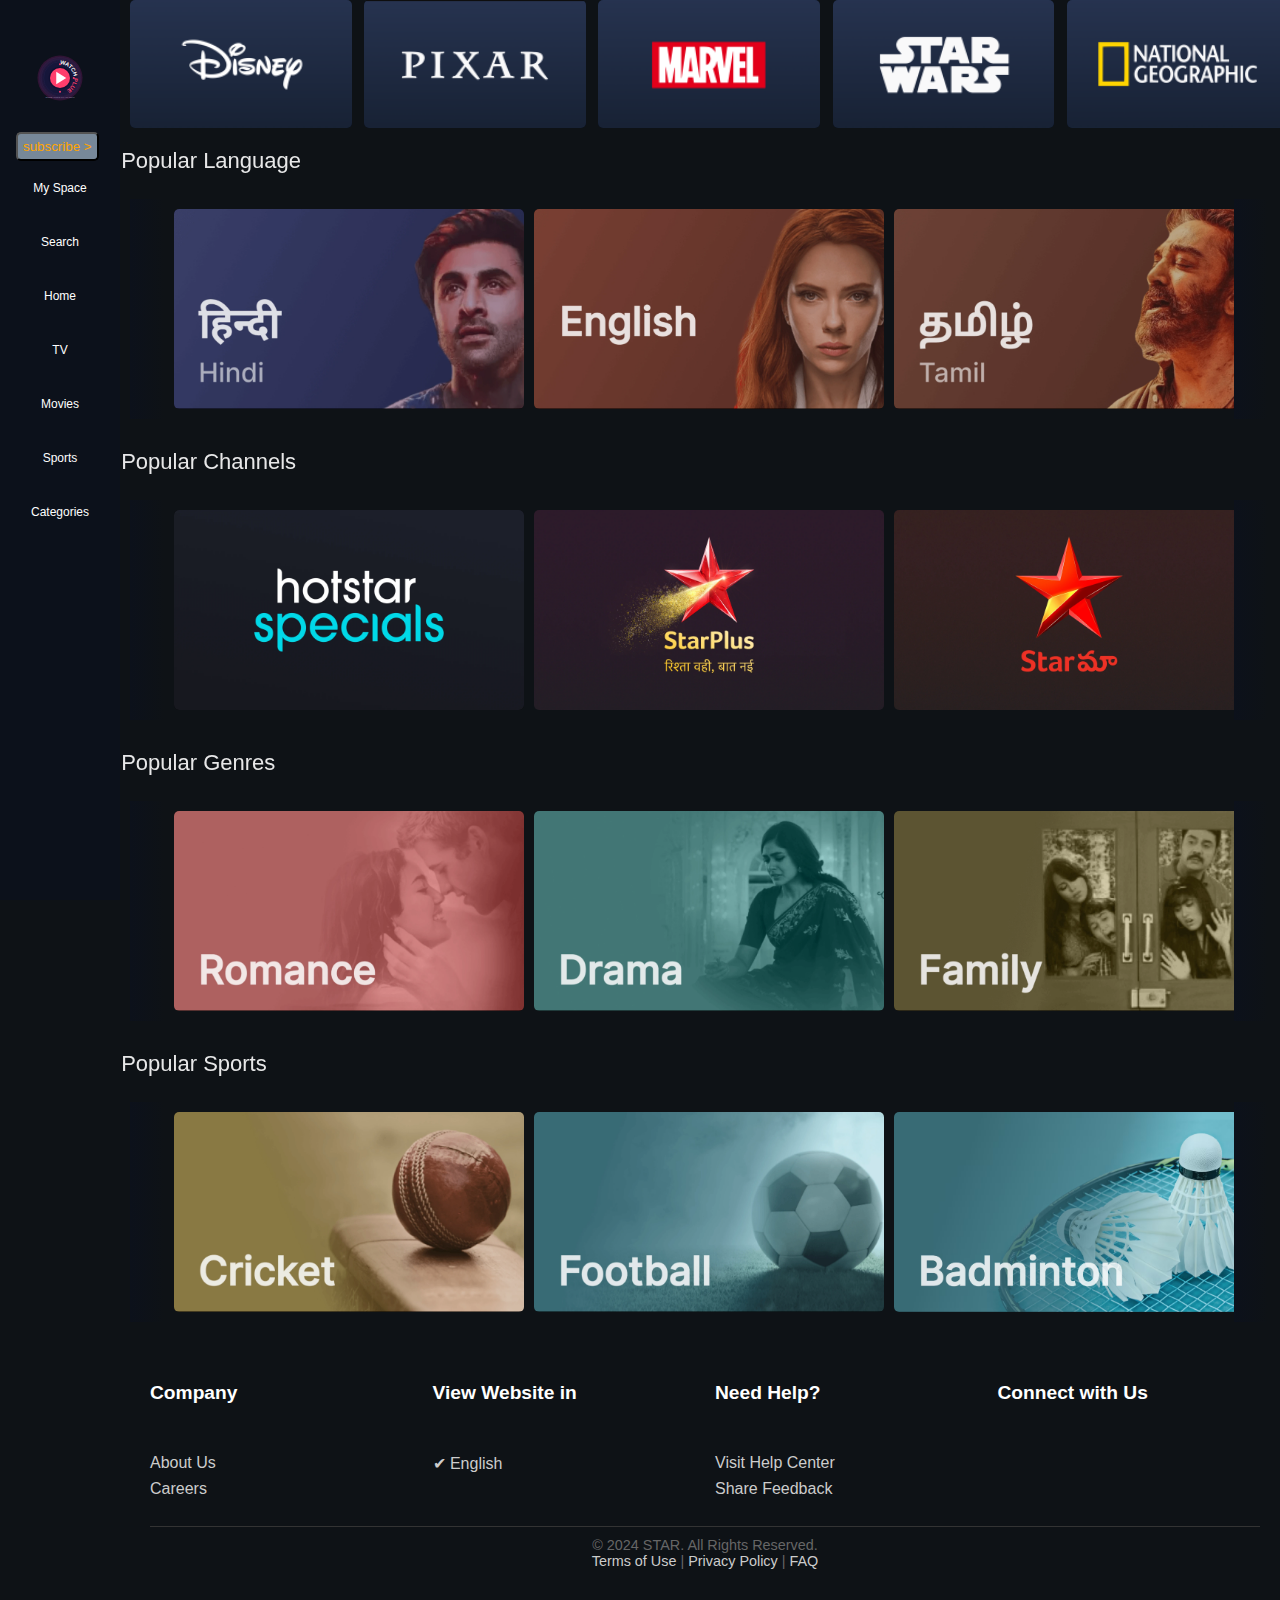
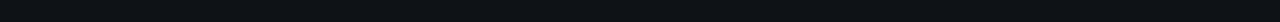
<file: categories.html>
<!DOCTYPE html>
<html lang="en">
  <head>
    <meta charset="UTF-8" />
    <meta name="viewport" content="width=device-width, initial-scale=1.0" />
    <title>Classroom | 10000 Coders</title>
    <link rel="stylesheet" href="./index.css" />
    <link rel="icon" href="./photos/iconnn.jpeg" />
    <link
      rel="stylesheet"
      href="https://cdn.jsdelivr.net/npm/bootstrap-icons@1.11.3/font/bootstrap-icons.min.css" />
    <link rel="stylesheet" href="https://cdnjs.cloudflare.com/ajax/libs/font-awesome/6.6.0/css/all.min.css"
     integrity="sha512-Kc323vGBEqzTmouAECnVceyQqyqdsSiqLQISBL29aUW4U/M7pSPA/gEUZQqv1cwx4OnYxTxve5UMg5GT6L4JJg==" crossorigin="anonymous" referrerpolicy="no-referrer" />
  </head>
  <body>
    <div class="sidebar">
      <div class="logo">
        <img src="images/logo.png.svg" alt="logo" /><br>
         <button>subscribe ></button>
     </div>
      <a href="space.html" class="nav-link" id="homeLink">
        <span class="icon"> <i class="fa-solid fa-circle-user"></i></span>
        <span class="label">My Space</span>
      </a>
      <a href="search.html" class="nav-link" id="trendingLink">
        <span class="icon"><i class="fa-solid fa-magnifying-glass"></i></span>
        <span class="label">Search</span>
      </a>
      <a href="index.html" class="nav-link" id="showsLink">
        <span class="icon"><i class="fa-solid fa-house"></i></span>
        <span class="label">Home</span>
      </a>
      <a href="tv.html" class="nav-link" id="moviesLink">
        <span class="icon"> <i class="fa-solid fa-tv"></i></span>
        <span class="label">TV</span>
      </a>
      <a href="movie.html" class="nav-link" id="sportsLink">
        <span class="icon"> <i class="fa-solid fa-clapperboard"></i></span>
        <span class="label">Movies</span>
      </a>
      <a href="sports.html" class="nav-link" id="premiumLink">
        <span class="icon"> <i class="fa-solid fa-baseball"></i></span>
        <span class="label">Sports</span>
      </a>
      <a href="categories.html" class="nav-link" id="premiumLink">
        <span class="icon"> <i class="fa-solid fa-list"></i></span>
        <span class="label">Categories</span>
      </a>
    </div>
    <script src="data1.js"></script>
<script src="main2.js"></script> 

      

 
  
      
        
       
      
    </body>
    
    </html>
</file>
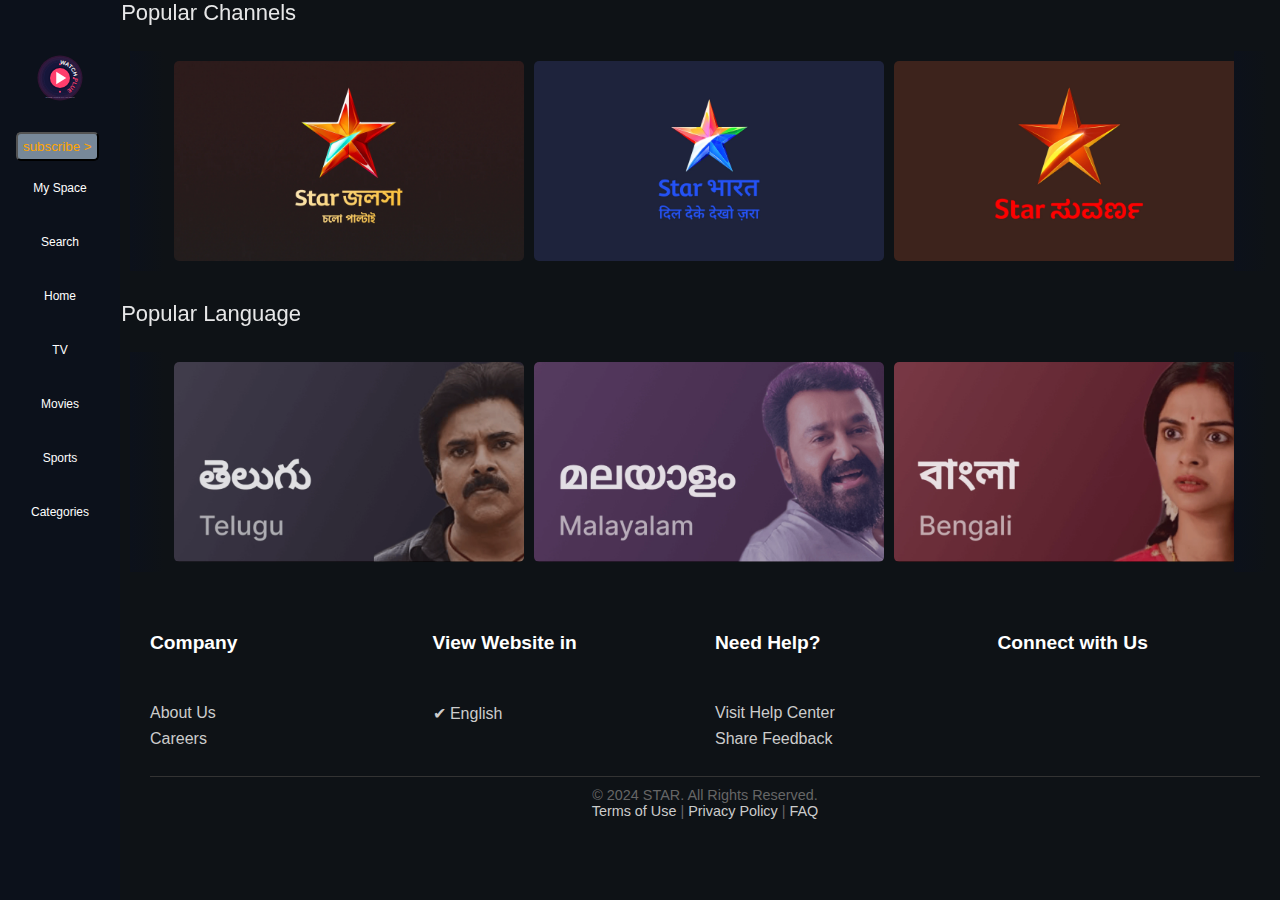
<file: tv.html>
<!DOCTYPE html>
<html lang="en">
  <head>
    <meta charset="UTF-8" />
    <meta name="viewport" content="width=device-width, initial-scale=1.0" />
    <title>Classroom | 10000 Coders</title>
    <link rel="stylesheet" href="./index.css" />
    <link rel="icon" href="./photos/iconnn.jpeg" />
    <link
      rel="stylesheet"
      href="https://cdn.jsdelivr.net/npm/bootstrap-icons@1.11.3/font/bootstrap-icons.min.css" />
    <link rel="stylesheet" href="https://cdnjs.cloudflare.com/ajax/libs/font-awesome/6.6.0/css/all.min.css"
     integrity="sha512-Kc323vGBEqzTmouAECnVceyQqyqdsSiqLQISBL29aUW4U/M7pSPA/gEUZQqv1cwx4OnYxTxve5UMg5GT6L4JJg==" crossorigin="anonymous" referrerpolicy="no-referrer" />
   </head>
  <body>
    <div class="sidebar">
      <div class="logo">
        <img src="images/logo.png.svg" alt="logo" /><br>
         <button>subscribe ></button>
     </div>
      <a href="space.html" class="nav-link" id="homeLink">
        <span class="icon"> <i class="fa-solid fa-circle-user"></i></span>
        <span class="label">My Space</span>
      </a>
      <a href="search.html" class="nav-link" id="trendingLink">
        <span class="icon"><i class="fa-solid fa-magnifying-glass"></i></span>
        <span class="label">Search</span>
      </a>
      <a href="index.html" class="nav-link" id="showsLink">
        <span class="icon"><i class="fa-solid fa-house"></i></span>
        <span class="label">Home</span>
      </a>
      <a href="tv.html" class="nav-link" id="moviesLink">
        <span class="icon"> <i class="fa-solid fa-tv"></i></span>
        <span class="label">TV</span>
      </a>
      <a href="movie.html" class="nav-link" id="sportsLink">
        <span class="icon"> <i class="fa-solid fa-clapperboard"></i></span>
        <span class="label">Movies</span>
      </a>
      <a href="sports.html" class="nav-link" id="premiumLink">
        <span class="icon"> <i class="fa-solid fa-baseball"></i></span>
        <span class="label">Sports</span>
      </a>
      <a href="categories.html" class="nav-link" id="premiumLink">
        <span class="icon"> <i class="fa-solid fa-list"></i></span>
        <span class="label">Categories</span>
      </a>
    </div> 
 <script src="datatv.js"></script>
<script src="maintv.js"></script>      
    </body>
    
    </html>
</file>
<file: index.css>
* {
  margin: 0;
  padding: 0;
  box-sizing: border-box;
}

body {
  width: 100%;
  background: #0e1216;
  position: relative;
  font-family: roboto, sans-serif;
}




.sidebar {
  width: 120px;
  background-color:#0c111b;
  height: 100vh;
  display: flex;
  flex-direction: column;
  align-items: center;
  padding-top: 20px;
  position: fixed;
}
.sidebar a {
  text-decoration: none;
  color: white;
  display: flex;
  flex-direction: column;
  align-items: center;
  margin: 20px 0;
}
.sidebar a:hover {
  color: #00bfff;
}
.icon {
  font-size: 24px;
}
.label {
  font-size: 12px;
}
.logo img{
  margin-top: 0.5rem; 
   height: 100px; 
   width: 100px; 
   border-radius: 50%;
}  
.logo button{
  border-radius: 5px;
  padding: 5px;
  margin-left: 6px; 
  color: orange;
  background-color: lightslategray;
} 



.carousel-container {
  position: relative;
  /* width: 100%; */
  height: 500px;
  padding: 20px 0;
  overflow-x: hidden;
  margin-left: 130px;
 
}

.carousel {
  display: flex;
  width: 100%;
  height: 100%;
  position: relative;
  margin: auto;

}

.slider {
  flex: 0 0 auto;
  margin-right: 30px;
  position: relative;
  background: rgba(0, 0, 0, 0.5);
  border-radius: 5px;
  width: 100%;
  height: 100%;
  left: 0;
  transition: 1s;
  overflow: hidden;
}

.slider img {
  width: 70%;
  min-height: 100%;
  object-fit: cover;
  display: block;
  margin-left: auto;
}

.slide-content {
  position: absolute;
  width: 50%;
  height: 100%;
  z-index: 2;
  background: linear-gradient(to right, #030b17 80%, #0c111b00);
  /* color: var(--text-color); */
  color: white;
  top: 0;
}

.movie-title {
  padding-left: 50px;
  text-transform: capitalize;
  margin-top: 80px;
}

.movie-des {
  width: 80%;
  line-height: 30px;
  padding-left: 50px;
  margin-top: 30px;
  opacity: 0.8;
}

.video-card-container {
  position: relative;
  width: 90.5%;
  margin: auto;
  height: 10vw;
  display: flex;
  margin-bottom: 20px;
  justify-content: space-between;
  margin-left: 130px;
  
}

.video-card {
  position: relative;
  min-width: calc(100%/5 - 10px);
  width: calc(100%/5 - 10px);
  height: 100%;
  border-radius: 5px;
  overflow: hidden;
  background: #030b17;
}

.video-card-image,
.card-video {
  width: 100%;
  height: 100%;
  object-fit: cover;
}

.card-video {
  position: absolute;
}

.video-card:hover .video-card-image {
  display: none;
} 





.title {
  color: white;
  opacity: 0.9;
  padding-left: 4%;
  text-transform: capitalize;
  font-size: 22px;
  font-weight: 500;
  margin-left: 70px;
}

.movies-list {
  /* width: 100%; */
  height: 220px;
  position: relative;
  margin: 25px 12px 30px;
  margin-left: 130px;
}

.card-container {
  position: relative;
  
  width: 94%;
  padding-left: 10px;
  height: 220px;
  display: flex;
  margin: 0 auto;
  align-items: center;
  overflow-x: auto;
  overflow-y: visible;
  scroll-behavior: smooth;
}

.card-container::-webkit-scrollbar {
  display: none;
}

.card {
  position: relative;
  min-width: 150px;
  width: 150px;
  height: 200px;
  border-radius: 5px;
  overflow: hidden;
  margin-right: 10px;
  transition: 0.5s;
  background: #000;
}

.card-img {
  width: 100%;
  height: 100%;
  object-fit: cover;
}

.card:hover {
  transform: scale(1.1);
}

.card:hover .card-body {
  opacity: 1;
}

.card-body {
  opacity: 0;
  width: 100%;
  height: 100%;
  position: absolute;
  top: 0;
  left: 0;
  z-index: 2;
  background: linear-gradient(to bottom, rgba(4, 8, 15, 0), #192133 90%);
  padding: 10px;
  transition: 0.5s;
} 


.name {
  /* color: var(--text-color); */
  color: white;
  font-size: 15px;
  font-weight: 500;
  text-transform: capitalize;
  margin-top: 60%;
}

.des {
  /* color: var(--text-color); */
  color: white;
  opacity: 0.8;
  margin: 5px 0;
  font-weight: 500;
  font-size: 12px;
}

.watchlist-btn {
  position: relative;
  width: 100%;
  text-transform: capitalize;
  background: none;
  border: none;
  font-weight: 500;
  text-align: right;
  color: rgba(255, 255, 255, 0.5);
  margin: 5px 0;
  cursor: pointer;
  padding: 10px 5px;
  border-radius: 5px;
}

.watchlist-btn::before {
  content: '';
  position: absolute;
  top: 0;
  left: -5px;
  height: 35px;
  width: 35px;
  background-image: url(images/add.png);
  background-size: cover;
  transform: scale(0.4);
}

.watchlist-btn:hover {
  /* color: var(--text-color); */
  color: white;

  background: rgba(255, 255, 255, 0.1);
}

.pre-btn,
.nxt-btn {
  
  position: absolute;
  top: 0;
  width: 3%;
  height: 100%;
  z-index: 2;
  border: none;
  cursor: pointer;
  outline: none;
}

.pre-btn {
  left: 0;
  background: linear-gradient(to right, #0c111b 0%, #0c111b00);
}

.nxt-btn {
  right: 0;
  background: linear-gradient(to right, #0c111b 0%, #0c111b00);
}

.pre-btn img,
.nxt-btn img {
  width: 15px;
  height: 20px;
  opacity: 0;
}

.pre-btn:hover img,
.nxt-btn:hover img {
  opacity: 1;
}

.title1 {
  color: white;
  opacity: 0.9;
  padding-left: 4%;
  text-transform: capitalize;
  font-size: 22px;
  font-weight: 500;
  margin-left: 70px;
}

.movies-list1 {
  /* width: 100%; */
  height: 220px;
  position: relative;
  margin: 25px 12px 30px;
  margin-left: 130px;
}

.card-container1{
  position: relative;
 
  width: 94%;
  padding-left: 10px;
  height: 220px;
  display: flex;
  margin: 0 auto;
  align-items: center;
  overflow-x: auto;
  overflow-y: visible;
  scroll-behavior: smooth;
}

.card-container1::-webkit-scrollbar {
  display: none;
}

.card1 {
  position: relative;
  min-width: 350px;
  width: 350px;
  height: 200px;
  border-radius: 5px;
  overflow: hidden;
  margin-right: 10px;
  transition: 0.5s;
  background: #000;
}

.card-img1 {
  width: 100%;
  height: 100%;
  object-fit: cover;
}

 .card1:hover {
  transform: scale(1.1);
} 

.card1:hover .card-body {
  opacity: 1;
} 

 .card-body1 {
  opacity: 0;
  width: 100%;
  height: 100%;
  position: absolute;
  top: 0;
  left: 0;
  z-index: 2;
  background: linear-gradient(to bottom, rgba(4, 8, 15, 0), #192133 90%);
  padding: 10px;
  transition: 0.5s;
} 
.custom-video {
  width: 640px;
  height: 360px;
  border: 2px solid #000;
  border-radius: 8px;
  box-shadow: 0 4px 6px rgba(0, 0, 0, 0.1);
  margin: 20px auto;
  display: block;
}

/* General Footer Styling */
.footer {
  height: 270px;

  color: #ccc;
  /* font-family: Arial, sans-serif; */
  padding: 20px;
  margin-left: 130px;
}

.footer-container {
  display: flex;
  justify-content: space-between;
  flex-wrap: wrap;
  gap: 20px;
  max-width: 1200px;
  margin: 0 auto;
  padding-bottom: 20px;
  border-bottom: 1px solid #333;
}

.footer-section {
  flex: 1 1 20%;
  margin-top: 10px;
}

.footer-section h4 {
  color: #fff;
  font-size: 1.2em;
  margin-bottom: 50px;
}

.footer-section ul {
  list-style: none;
  padding: 0;
}

.footer-section li {
  margin-bottom: 8px;
}

.footer-section a {
  color: #ccc;
  text-decoration: none;
}

.footer-section a:hover {
  color: #fff;
}

.footer-section span {
  color: #ccc;
}

/* Social Links Styling */
.social-links {
  display: flex;
  gap: 10px;
  margin-top: 10px;
}

.social-links i {
  font-size: 20px;
  color: #ccc;
}

.social-links i:hover {
  color: #fff;
}

/* Store Links Styling */


/* Footer Bottom */
.footer-bottom {
  text-align: center;
  padding: 10px 0;
  color: #666;
  font-size: 0.9rem;
}

.footer-bottom a {
  color: #ccc;
  text-decoration: none;
}

.footer-bottom a:hover {
  color: #fff;
}



.sports-title {
  font-size: 28px;
  color: #e0d3d0;
  text-transform: uppercase;
  margin: 30px 0 10px 20px;

  padding-left: 10px;
  margin-left: 110px;
}

.sports-section {
  overflow: hidden;
  padding: 10px 20px;
  margin-left: 110px;
}

.sports-card-container {
  display: flex;
  gap: 15px;
  overflow-x: auto;
  scroll-behavior: smooth;
  scrollbar-width: thin; /* For Firefox */
  -ms-overflow-style: none; /* For Internet Explorer */
}

/* Webkit Scrollbar Styling */
.sports-card-container::-webkit-scrollbar {
  height: 6px;
}


.sports-card {
  min-width: 600px;
  height: 280px;
  border-radius: 12px;
  overflow: hidden;
  box-shadow: 0 4px 12px rgba(0, 0, 0, 0.5);
  transition: transform 0.3s ease;
}


.sports-video {
  width: 100%;
  height: 100%;
}
</file>
